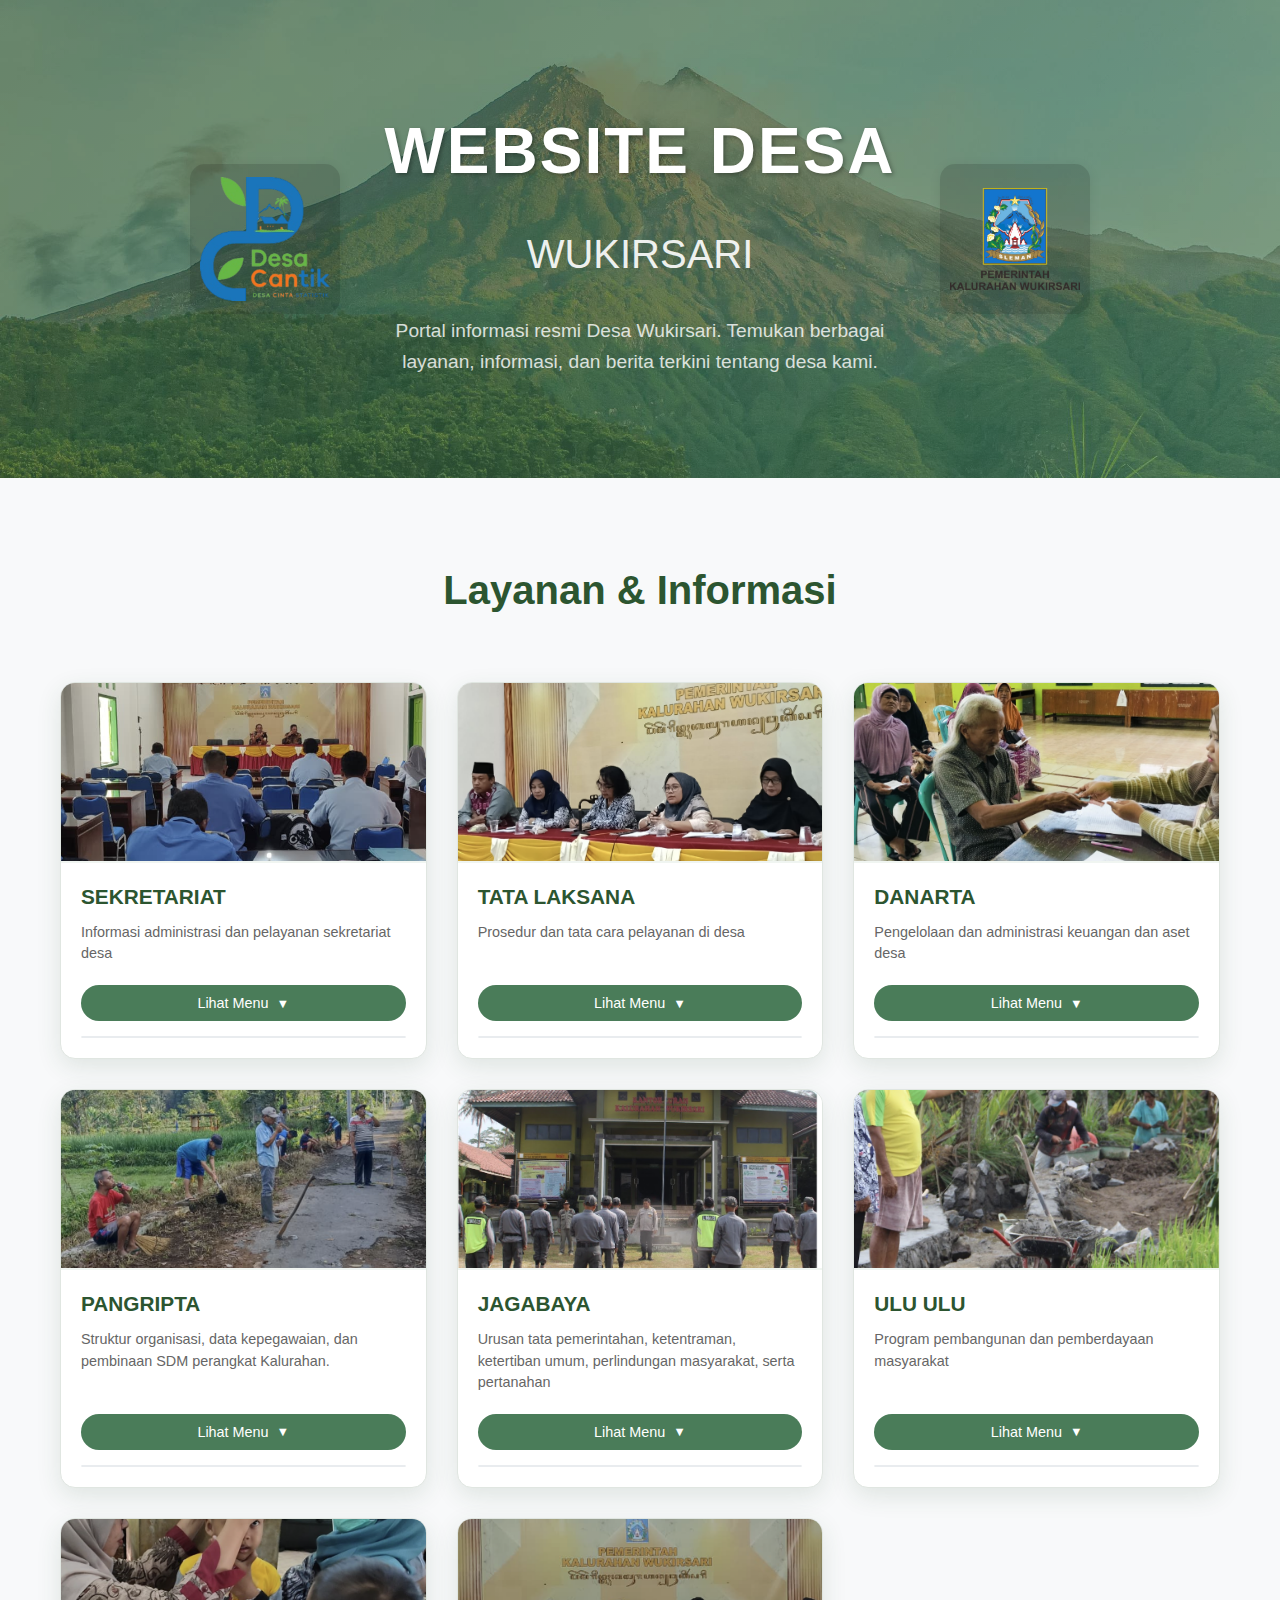
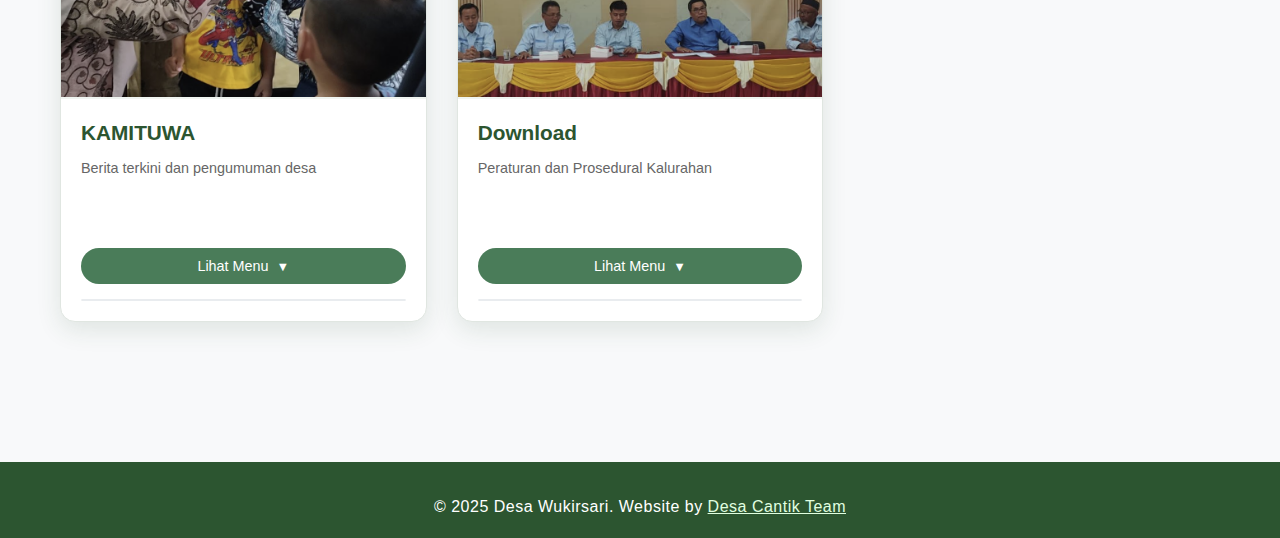
<file: index.html>
<!DOCTYPE html>
<html lang="id">

<head>
    <meta charset="UTF-8">
    <meta name="viewport" content="width=device-width, initial-scale=1.0">
    <title>Website Desa Wukirsari</title>
    <link rel="stylesheet" href="style.css">
</head>

<body>
    <!-- Hero Section -->
    <section class="hero">
        <div class="hero-content-flex">
            <img src="asset/Logo Desa Cantik.png" alt="Logo Desa Cantik" class="hero-logo hero-logo-left">
            <div class="hero-content-center">
                <h1>WEBSITE DESA</h1>
                <h2>WUKIRSARI</h2>
                <p>Portal informasi resmi Desa Wukirsari. Temukan berbagai layanan, informasi, dan berita terkini
                    tentang desa kami.</p>
            </div>
            <img src="asset/LOGO PEMKAL WUKIRSARI.png" alt="Logo Pemkal" class="hero-logo hero-logo-right">
        </div>
    </section>

    <!-- Menu Section -->
    <section class="menu-section">
        <div class="container">
            <h2 class="section-title">Layanan & Informasi</h2>
            <div class="menu-grid">
                <!-- Card 1: Sekretariat -->
                <div class="menu-card">
                    <img src="asset/sekretariat.png" alt="Sekretariat">
                    <div class="card-content">
                        <h3 class="card-title">SEKRETARIAT</h3>
                        <p class="card-description">Informasi administrasi dan pelayanan sekretariat desa</p>
                        <button class="dropdown-toggle" onclick="toggleDropdown(this)">
                            Lihat Menu
                            <span class="chevron">▼</span>
                        </button>
                        <div class="dropdown-content">
                            <div class="dropdown-item"><a
                                    href="https://docs.google.com/spreadsheets/d/1fgwTnO3BAc7NJZTLFUJb_rXPXZRZVTTYDv2-WA3r_K4/edit?gid=0#gid=0">Surat
                                    Masuk</a></div>
                            <div class="dropdown-item"><a
                                    href="https://docs.google.com/spreadsheets/d/1PyEK15hUXySAfg71lEdTLbX4X5UvHRTOkXIQv-jGl9Y/edit?gid=0#gid=0">Surat
                                    Keluar</a></div>
                            <div class="dropdown-item"><a
                                    href="https://docs.google.com/spreadsheets/d/1aEtD4f3aWmnArxQBlhTpR0NYYxrvkxw2rDhaX8uy2kc/edit?gid=0#gid=0">Undangan
                                    Masuk</a></div>
                            <div class="dropdown-item"><a
                                    href="https://docs.google.com/spreadsheets/d/1_l4veMaYIGuPvOvHMIKW8QPeI8cjqS2PwsRJ_-7VpBI/edit?gid=0#gid=0">Undangan
                                    Keluar</a></div>
                            <div class="dropdown-item"><a
                                    href="https://docs.google.com/spreadsheets/d/1pxaKMXOtvwTjAdqV3Y9_AuXcF095KBzXrhhAwX_VU4k/edit?gid=0#gid=0">Register
                                    Peraturan Kalurahan</a></div>
                            <div class="dropdown-item"><a
                                    href="https://docs.google.com/spreadsheets/d/1pOaSo2FLYuwA5mM3Q-6Nj-7ZguObH689JKO7MVS79GA/edit?gid=0#gid=0">Register
                                    peraturan Lurah</a></div>
                            <div class="dropdown-item"><a href="">Register Surat Keputusan Lurah</a></div>
                            <div class="dropdown-item"><a
                                    href="https://docs.google.com/spreadsheets/d/1zaJrObMkFFolptzeG_xakccwts03euFltP1SaTBCdcQ/edit?gid=0#gid=0">Register
                                    Lembaran berita Kalurahan</a></div>
                            <div class="dropdown-item"><a
                                    href="https://docs.google.com/spreadsheets/d/1w2PODlEfOBKJiItoo9ro_rqYZWSJ0xEEb3wwLGes45w/edit?gid=0#gid=0">Register
                                    Pengajuan SPP</a></div>
                        </div>
                    </div>
                </div>

                <!-- Card 2: Tata Laksana -->
                <div class="menu-card">
                    <img src="asset/tata laksana.png" alt="Tata Laksana">
                    <div class="card-content">
                        <h3 class="card-title">TATA LAKSANA</h3>
                        <p class="card-description">Prosedur dan tata cara pelayanan di desa</p>
                        <button class="dropdown-toggle" onclick="toggleDropdown(this)">
                            Lihat Menu
                            <span class="chevron">▼</span>
                        </button>
                        <div class="dropdown-content">
                            <div class="dropdown-item"><a href="">Register Pengajuan SPP</a></div>
                            <div class="dropdown-item"><a href="">Jumlah layanan</a></div>
                            <div class="dropdown-item"><a href="">Progres Layanan Adminduk</a></div>
                            <div class="dropdown-item"><a href="https://drive.google.com/file/d/1r66qRwn5jHppVvJcLZaeKnV--YOoJit6/view">AnalisisData Kependudukan</a></div>
                            <div class="dropdown-item"><a href="https://docs.google.com/spreadsheets/d/16wlgmE-P1wMRsHhqG2aFGKNcC6VB_CRV1kzpxxYsJCw/edit?gid=0#gid=0">Penggunaan Ruangan</a></div>
                        </div>
                    </div>
                </div>

                <!-- Card 3: Profil Desa -->
                <div class="menu-card">
                    <img src="asset/danarta.png" alt="Danarta">
                    <div class="card-content">
                        <h3 class="card-title">DANARTA</h3>
                        <p class="card-description">Pengelolaan dan administrasi keuangan dan aset desa</p>
                        <button class="dropdown-toggle" onclick="toggleDropdown(this)">
                            Lihat Menu
                            <span class="chevron">▼</span>
                        </button>
                        <div class="dropdown-content">
                            <div class="dropdown-item"><a href="">Register Pencairan SPP</a></div>
                        </div>
                    </div>
                </div>

                <!-- Card 4: Pemerintahan -->
                <div class="menu-card">
                    <img src="asset/pangripta.png" alt="Pangripta">
                    <div class="card-content">
                        <h3 class="card-title">PANGRIPTA</h3>
                        <p class="card-description">Struktur organisasi, data kepegawaian, dan pembinaan SDM perangkat Kalurahan.</p>
                        <button class="dropdown-toggle" onclick="toggleDropdown(this)">
                            Lihat Menu
                            <span class="chevron">▼</span>
                        </button>
                        <div class="dropdown-content">
                            <div class="dropdown-item"><a href="">RPJM</a></div>
                            <div class="dropdown-item"><a
                                    href="https://drive.google.com/file/d/1Om29jq43TdL_5dVssCE27NYkxBct-Rhq/view">Profil
                                    Kalurahan</a></div>
                            <div class="dropdown-item"><a
                                    href="https://drive.google.com/file/d/1zKQln1sTnIlplpRSos88Zb1K-0LPRG5S/view">Publikasi
                                    Potensi Kalurahan Wukirsari</a></div>
                        </div>
                    </div>
                </div>

                <!-- Card 5: Keuangan -->
                <div class="menu-card">
                    <img src="asset/jagabaya.png" alt="Jagabaya">
                    <div class="card-content">
                        <h3 class="card-title">JAGABAYA</h3>
                        <p class="card-description">Urusan tata pemerintahan, ketentraman, ketertiban umum, perlindungan masyarakat, serta pertanahan</p>
                        <button class="dropdown-toggle" onclick="toggleDropdown(this)">
                            Lihat Menu
                            <span class="chevron">▼</span>
                        </button>
                        <div class="dropdown-content">
                            <div class="dropdown-item"><a href="">jadwal patroli keamanan desa </a></div>
                            <div class="dropdown-item"><a href="">Laporan hasil patroli keamanan desa </a></div>
                        </div>
                    </div>
                </div>

                <!-- Card 6: Program -->
                <div class="menu-card">
                    <img src="asset/ulu ulu.png" alt="Ulu Ulu">
                    <div class="card-content">
                        <h3 class="card-title">ULU ULU</h3>
                        <p class="card-description">Program pembangunan dan pemberdayaan masyarakat</p>
                        <button class="dropdown-toggle" onclick="toggleDropdown(this)">
                            Lihat Menu
                            <span class="chevron">▼</span>
                        </button>
                        <div class="dropdown-content">
                            <div class="dropdown-item"><a href="">Laporan dan dokumentasi proyek pembangunan infrastruktur</a></div>
                        </div>
                    </div>
                </div>

                <!-- Card 7: Berita -->
                <div class="menu-card">
                    <img src="asset/kamituwa.png" alt="Kamituwa">
                    <div class="card-content">
                        <h3 class="card-title">KAMITUWA</h3>
                        <p class="card-description">Berita terkini dan pengumuman desa</p>
                        <button class="dropdown-toggle" onclick="toggleDropdown(this)">
                            Lihat Menu
                            <span class="chevron">▼</span>
                        </button>
                        <div class="dropdown-content">
                            <div class="dropdown-item"><a href="">Profil Kebudayaan</a></div>
                        </div>
                    </div>
                </div>

                <!-- Card 8: Download  -->
                <div class="menu-card">
                    <img src="asset/ppid.png" alt="PPID">
                    <div class="card-content">
                        <h3 class="card-title">Download</h3>
                        <p class="card-description">Peraturan dan Prosedural Kalurahan</p>
                        <button class="dropdown-toggle" onclick="toggleDropdown(this)">
                            Lihat Menu
                            <span class="chevron">▼</span>
                        </button>
                        <div class="dropdown-content">
                            <div class="dropdown-item">Standar Pelayanan</div>
                            <div class="dropdown-item">Standar Operasional Prosedur</div>
                            <div class="dropdown-item">Peraturan Kalurahan</div>
                            <div class="dropdown-item">Peraturan Lurah</div>
                            <div class="dropdown-item">Surat Keputusan</div>
                        </div>
                    </div>
                </div>

                <!-- Card 9: Kontak -->
                <div class="menu-card">
                    <img src="asset/ppid.png" alt="PPID">
                    <div class="card-content">
                        <h3 class="card-title">PPID (Pejabat Pengelola Informasi & Dokumentasi)</h3>
                        <p class="card-description">Layanan informasi publik, permintaan informasi, serta Dokumentasi</p>
                        <button class="dropdown-toggle" onclick="toggleDropdown(this)">
                            Lihat Menu
                            <span class="chevron">▼</span>
                        </button>
                        <div class="dropdown-content">
                            <div class="dropdown-item">Alamat Kantor</div>
                            <div class="dropdown-item">Nomor Telepon</div>
                            <div class="dropdown-item">Email Resmi</div>
                            <div class="dropdown-item">Media Sosial</div>
                        </div>
                    </div>
                </div>
            </div>
        </div>
    </section>

    <script>
        function toggleDropdown(button) {
            const dropdown = button.nextElementSibling;
            const chevron = button.querySelector('.chevron');
            const isActive = dropdown.classList.contains('active');

            // Close all other dropdowns
            document.querySelectorAll('.dropdown-content.active').forEach(dd => {
                if (dd !== dropdown) {
                    dd.classList.remove('active');
                }
            });

            document.querySelectorAll('.chevron.rotated').forEach(ch => {
                if (ch !== chevron) {
                    ch.classList.remove('rotated');
                }
            });

            // Toggle current dropdown
            if (!isActive) {
                dropdown.classList.add('active');
                chevron.classList.add('rotated');
            } else {
                dropdown.classList.remove('active');
                chevron.classList.remove('rotated');
            }
        }

        // Close dropdown when clicking outside
        document.addEventListener('click', function (event) {
            if (!event.target.closest('.menu-card')) {
                document.querySelectorAll('.dropdown-content.active').forEach(dd => {
                    dd.classList.remove('active');
                });
                document.querySelectorAll('.chevron.rotated').forEach(ch => {
                    ch.classList.remove('rotated');
                });
            }
        });

        // Add smooth scroll animation on page load
        window.addEventListener('load', function () {
            const cards = document.querySelectorAll('.menu-card');
            cards.forEach((card, index) => {
                card.style.opacity = '0';
                card.style.transform = 'translateY(30px)';
                setTimeout(() => {
                    card.style.transition = 'all 0.6s ease';
                    card.style.opacity = '1';
                    card.style.transform = 'translateY(0)';
                }, index * 100);
            });
        });
    </script>
    <footer class="footer">
        &copy; 2025 Desa Wukirsari. Website by <a href="https://github.com/" target="_blank" rel="noopener">Desa Cantik
            Team</a>
    </footer>
</body>

</html>
</file>
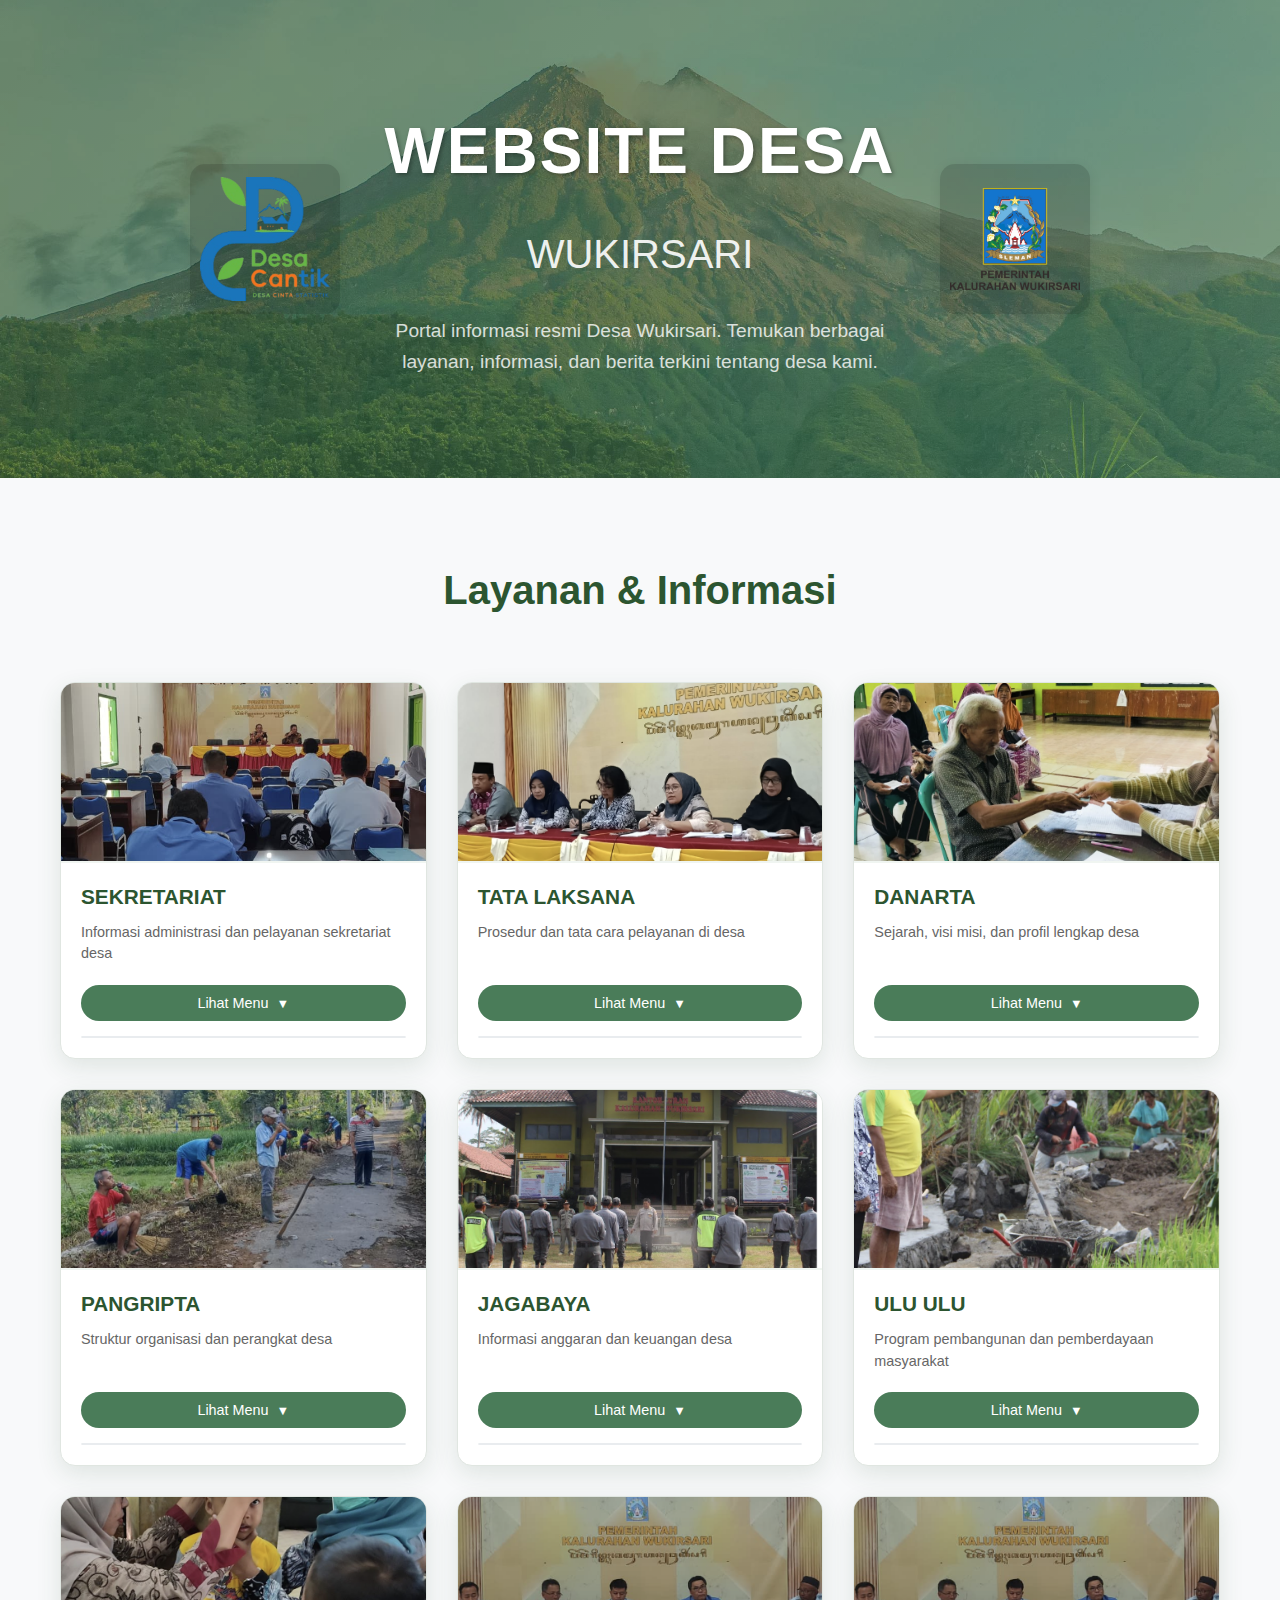
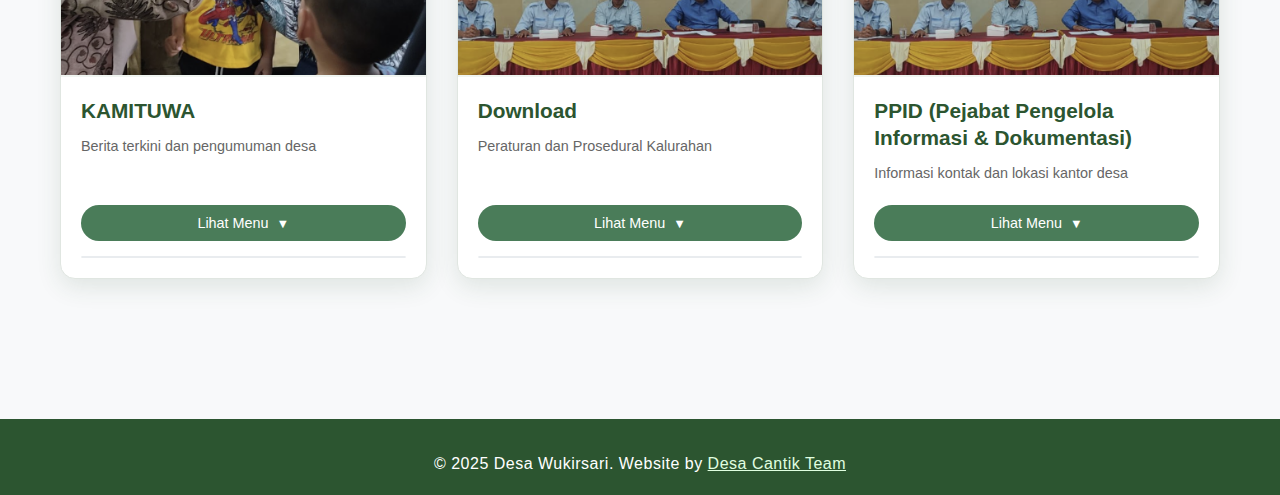
<file: desacantik.html>
<!DOCTYPE html>
<html lang="id">

<head>
    <meta charset="UTF-8">
    <meta name="viewport" content="width=device-width, initial-scale=1.0">
    <title>Website Desa Wukirsari</title>
    <link rel="stylesheet" href="style.css">
</head>

<body>
    <!-- Hero Section -->
    <section class="hero">
        <div class="hero-content-flex">
            <img src="asset/Logo Desa Cantik.png" alt="Logo Desa Cantik" class="hero-logo hero-logo-left">
            <div class="hero-content-center">
                <h1>WEBSITE DESA</h1>
                <h2>WUKIRSARI</h2>
                <p>Portal informasi resmi Desa Wukirsari. Temukan berbagai layanan, informasi, dan berita terkini
                    tentang desa kami.</p>
            </div>
            <img src="asset/LOGO PEMKAL WUKIRSARI.png" alt="Logo Pemkal" class="hero-logo hero-logo-right">
        </div>
    </section>

    <!-- Menu Section -->
    <section class="menu-section">
        <div class="container">
            <h2 class="section-title">Layanan & Informasi</h2>
            <div class="menu-grid">
                <!-- Card 1: Sekretariat -->
                <div class="menu-card">
                    <img src="asset/sekretariat.png" alt="Sekretariat">
                    <div class="card-content">
                        <h3 class="card-title">SEKRETARIAT</h3>
                        <p class="card-description">Informasi administrasi dan pelayanan sekretariat desa</p>
                        <button class="dropdown-toggle" onclick="toggleDropdown(this)">
                            Lihat Menu
                            <span class="chevron">▼</span>
                        </button>
                        <div class="dropdown-content">
                            <div class="dropdown-item"><a
                                    href="https://docs.google.com/spreadsheets/d/1fgwTnO3BAc7NJZTLFUJb_rXPXZRZVTTYDv2-WA3r_K4/edit?gid=0#gid=0">Surat
                                    Masuk</a></div>
                            <div class="dropdown-item"><a
                                    href="https://docs.google.com/spreadsheets/d/1PyEK15hUXySAfg71lEdTLbX4X5UvHRTOkXIQv-jGl9Y/edit?gid=0#gid=0">Surat
                                    Keluar</a></div>
                            <div class="dropdown-item"><a
                                    href="https://docs.google.com/spreadsheets/d/1aEtD4f3aWmnArxQBlhTpR0NYYxrvkxw2rDhaX8uy2kc/edit?gid=0#gid=0">Undangan
                                    Masuk</a></div>
                            <div class="dropdown-item"><a
                                    href="https://docs.google.com/spreadsheets/d/1_l4veMaYIGuPvOvHMIKW8QPeI8cjqS2PwsRJ_-7VpBI/edit?gid=0#gid=0">Undangan
                                    Keluar</a></div>
                            <div class="dropdown-item"><a
                                    href="https://docs.google.com/spreadsheets/d/1pxaKMXOtvwTjAdqV3Y9_AuXcF095KBzXrhhAwX_VU4k/edit?gid=0#gid=0">Register
                                    Peraturan Kalurahan</a></div>
                            <div class="dropdown-item"><a
                                    href="https://docs.google.com/spreadsheets/d/1pOaSo2FLYuwA5mM3Q-6Nj-7ZguObH689JKO7MVS79GA/edit?gid=0#gid=0">Register
                                    peraturan Lurah</a></div>
                            <div class="dropdown-item"><a href="">Register Surat Keputusan Lurah</a></div>
                            <div class="dropdown-item"><a
                                    href="https://docs.google.com/spreadsheets/d/1zaJrObMkFFolptzeG_xakccwts03euFltP1SaTBCdcQ/edit?gid=0#gid=0">Register
                                    Lembaran berita Kalurahan</a></div>
                            <div class="dropdown-item"><a
                                    href="https://docs.google.com/spreadsheets/d/1w2PODlEfOBKJiItoo9ro_rqYZWSJ0xEEb3wwLGes45w/edit?gid=0#gid=0">Register
                                    Pengajuan SPP</a></div>
                        </div>
                    </div>
                </div>

                <!-- Card 2: Tata Laksana -->
                <div class="menu-card">
                    <img src="asset/tata laksana.png" alt="Tata Laksana">
                    <div class="card-content">
                        <h3 class="card-title">TATA LAKSANA</h3>
                        <p class="card-description">Prosedur dan tata cara pelayanan di desa</p>
                        <button class="dropdown-toggle" onclick="toggleDropdown(this)">
                            Lihat Menu
                            <span class="chevron">▼</span>
                        </button>
                        <div class="dropdown-content">
                            <div class="dropdown-item"><a href="">Register Pengajuan SPP</a></div>
                            <div class="dropdown-item"><a href="">Jumlah layanan</a></div>
                            <div class="dropdown-item"><a href="">Progres Layanan Adminduk</a></div>
                            <div class="dropdown-item"><a href="https://drive.google.com/file/d/1r66qRwn5jHppVvJcLZaeKnV--YOoJit6/view">AnalisisData Kependudukan</a></div>
                            <div class="dropdown-item"><a href="https://docs.google.com/spreadsheets/d/16wlgmE-P1wMRsHhqG2aFGKNcC6VB_CRV1kzpxxYsJCw/edit?gid=0#gid=0">Penggunaan Ruangan</a></div>
                        </div>
                    </div>
                </div>

                <!-- Card 3: Profil Desa -->
                <div class="menu-card">
                    <img src="asset/danarta.png" alt="Danarta">
                    <div class="card-content">
                        <h3 class="card-title">DANARTA</h3>
                        <p class="card-description">Sejarah, visi misi, dan profil lengkap desa</p>
                        <button class="dropdown-toggle" onclick="toggleDropdown(this)">
                            Lihat Menu
                            <span class="chevron">▼</span>
                        </button>
                        <div class="dropdown-content">
                            <div class="dropdown-item"><a href="">Register Pencairan SPP</a></div>
                        </div>
                    </div>
                </div>

                <!-- Card 4: Pemerintahan -->
                <div class="menu-card">
                    <img src="asset/pangripta.png" alt="Pangripta">
                    <div class="card-content">
                        <h3 class="card-title">PANGRIPTA</h3>
                        <p class="card-description">Struktur organisasi dan perangkat desa</p>
                        <button class="dropdown-toggle" onclick="toggleDropdown(this)">
                            Lihat Menu
                            <span class="chevron">▼</span>
                        </button>
                        <div class="dropdown-content">
                            <div class="dropdown-item"><a href="">RPJM</a></div>
                            <div class="dropdown-item"><a
                                    href="https://drive.google.com/file/d/1Om29jq43TdL_5dVssCE27NYkxBct-Rhq/view">Profil
                                    Kalurahan</a></div>
                            <div class="dropdown-item"><a
                                    href="https://drive.google.com/file/d/1zKQln1sTnIlplpRSos88Zb1K-0LPRG5S/view">Publikasi
                                    Potensi Kalurahan Wukirsari</a></div>
                        </div>
                    </div>
                </div>

                <!-- Card 5: Keuangan -->
                <div class="menu-card">
                    <img src="asset/jagabaya.png" alt="Jagabaya">
                    <div class="card-content">
                        <h3 class="card-title">JAGABAYA</h3>
                        <p class="card-description">Informasi anggaran dan keuangan desa</p>
                        <button class="dropdown-toggle" onclick="toggleDropdown(this)">
                            Lihat Menu
                            <span class="chevron">▼</span>
                        </button>
                        <div class="dropdown-content">
                            <div class="dropdown-item"><a href="">Register Pengajuan SPP</a></div>
                        </div>
                    </div>
                </div>

                <!-- Card 6: Program -->
                <div class="menu-card">
                    <img src="asset/ulu ulu.png" alt="Ulu Ulu">
                    <div class="card-content">
                        <h3 class="card-title">ULU ULU</h3>
                        <p class="card-description">Program pembangunan dan pemberdayaan masyarakat</p>
                        <button class="dropdown-toggle" onclick="toggleDropdown(this)">
                            Lihat Menu
                            <span class="chevron">▼</span>
                        </button>
                        <div class="dropdown-content">
                            <div class="dropdown-item"><a href="">Register Pengajuan SPP</a></div>
                        </div>
                    </div>
                </div>

                <!-- Card 7: Berita -->
                <div class="menu-card">
                    <img src="asset/kamituwa.png" alt="Kamituwa">
                    <div class="card-content">
                        <h3 class="card-title">KAMITUWA</h3>
                        <p class="card-description">Berita terkini dan pengumuman desa</p>
                        <button class="dropdown-toggle" onclick="toggleDropdown(this)">
                            Lihat Menu
                            <span class="chevron">▼</span>
                        </button>
                        <div class="dropdown-content">
                            <div class="dropdown-item"><a href="">Profil Kebudayaan</a></div>
                            <div class="dropdown-item"><a href="">Daftar</a></div>
                        </div>
                    </div>
                </div>

                <!-- Card 8: Download  -->
                <div class="menu-card">
                    <img src="asset/ppid.png" alt="PPID">
                    <div class="card-content">
                        <h3 class="card-title">Download</h3>
                        <p class="card-description">Peraturan dan Prosedural Kalurahan</p>
                        <button class="dropdown-toggle" onclick="toggleDropdown(this)">
                            Lihat Menu
                            <span class="chevron">▼</span>
                        </button>
                        <div class="dropdown-content">
                            <div class="dropdown-item">Standar Pelayanan</div>
                            <div class="dropdown-item">Standar Operasional Prosedur</div>
                            <div class="dropdown-item">Peraturan Kalurahan</div>
                            <div class="dropdown-item">Peraturan Lurah</div>
                            <div class="dropdown-item">Surat Keputusan</div>
                        </div>
                    </div>
                </div>

                <!-- Card 9: Kontak -->
                <div class="menu-card">
                    <img src="asset/ppid.png" alt="PPID">
                    <div class="card-content">
                        <h3 class="card-title">PPID (Pejabat Pengelola Informasi & Dokumentasi)</h3>
                        <p class="card-description">Informasi kontak dan lokasi kantor desa</p>
                        <button class="dropdown-toggle" onclick="toggleDropdown(this)">
                            Lihat Menu
                            <span class="chevron">▼</span>
                        </button>
                        <div class="dropdown-content">
                            <div class="dropdown-item">Alamat Kantor</div>
                            <div class="dropdown-item">Nomor Telepon</div>
                            <div class="dropdown-item">Email Resmi</div>
                            <div class="dropdown-item">Media Sosial</div>
                        </div>
                    </div>
                </div>
            </div>
        </div>
    </section>

    <script>
        function toggleDropdown(button) {
            const dropdown = button.nextElementSibling;
            const chevron = button.querySelector('.chevron');
            const isActive = dropdown.classList.contains('active');

            // Close all other dropdowns
            document.querySelectorAll('.dropdown-content.active').forEach(dd => {
                if (dd !== dropdown) {
                    dd.classList.remove('active');
                }
            });

            document.querySelectorAll('.chevron.rotated').forEach(ch => {
                if (ch !== chevron) {
                    ch.classList.remove('rotated');
                }
            });

            // Toggle current dropdown
            if (!isActive) {
                dropdown.classList.add('active');
                chevron.classList.add('rotated');
            } else {
                dropdown.classList.remove('active');
                chevron.classList.remove('rotated');
            }
        }

        // Close dropdown when clicking outside
        document.addEventListener('click', function (event) {
            if (!event.target.closest('.menu-card')) {
                document.querySelectorAll('.dropdown-content.active').forEach(dd => {
                    dd.classList.remove('active');
                });
                document.querySelectorAll('.chevron.rotated').forEach(ch => {
                    ch.classList.remove('rotated');
                });
            }
        });

        // Add smooth scroll animation on page load
        window.addEventListener('load', function () {
            const cards = document.querySelectorAll('.menu-card');
            cards.forEach((card, index) => {
                card.style.opacity = '0';
                card.style.transform = 'translateY(30px)';
                setTimeout(() => {
                    card.style.transition = 'all 0.6s ease';
                    card.style.opacity = '1';
                    card.style.transform = 'translateY(0)';
                }, index * 100);
            });
        });
    </script>
    <footer class="footer">
        &copy; 2025 Desa Wukirsari. Website by <a href="https://github.com/" target="_blank" rel="noopener">Desa Cantik
            Team</a>
    </footer>
</body>

</html>
</file>
<file: style.css>
* {
            margin: 0;
            padding: 0;
            box-sizing: border-box;
        }

        body {
            font-family: 'Arial', sans-serif;
            line-height: 1.6;
            color: #333;
            background-color: #f8f9fa;
        }


/* Hero Section */
.hero {
    background: linear-gradient(135deg, #2c5530 0%, #4a7c59 100%);
    color: white;
    text-align: center;
    padding: 100px 20px;
    position: relative;
    overflow: hidden;
}

.hero::before {
    content: '';
    position: absolute;
    top: 0;
    left: 0;
    right: 0;
    bottom: 0;
    background-image: url(asset/merapi.jpg);
    background-size: cover;
    background-position: center;
    opacity: 0.3;
    z-index: 1;
}

.hero-content-flex, .hero-content {
    position: relative;
    z-index: 2;
}

 /* Hero Section Flex and Logo */
.hero-content-flex {
    display: flex;
    align-items: center;
    justify-content: center;
    gap: 32px;
    max-width: 900px;
    margin: 0 auto;
    position: relative;
}

.hero-logo {
    width: 150px;
    height: 150px;
    object-fit: contain;
    background: rgba(0, 0, 0, 0.15);
    border-radius: 10%;
    box-shadow: 0 2px 12px rgba(0, 0, 0, 0.08);
    padding: 10px;
}

.hero-content-center {
    flex: 1 1 auto;
    text-align: center;
}

@media (max-width: 600px) {
    .hero-content-flex {
        flex-direction: column;
        gap: 16px;
    }
    .hero-logo {
        width: 70px;
        height: 70px;
    }
}

/* Footer */
.footer {
    background: #2c5530;
    color: #fff;
    text-align: center;
    padding: 32px 10px 18px 10px;
    font-size: 1rem;
    letter-spacing: 0.5px;
    margin-top: 60px;
}

.footer a {
    color: #e0ffe0;
    text-decoration: underline;
    transition: color 0.2s;
}
.footer a:hover {
    color: #b2f2b2;
}

        .hero h1 {
            font-size: 4rem;
            font-weight: bold;
            margin-bottom: 20px;
            text-shadow: 2px 2px 4px rgba(0, 0, 0, 0.3);
            letter-spacing: 2px;
        }

        .hero h2 {
            font-size: 2.5rem;
            font-weight: 300;
            margin-bottom: 30px;
            opacity: 0.9;
        }

        .hero p {
            font-size: 1.2rem;
            opacity: 0.8;
            max-width: 600px;
            margin: 0 auto;
        }

        /* Menu Cards Section */
        .menu-section {
            padding: 80px 0;
            min-height: 100vh;
        }

        .container {
            max-width: 1200px;
            margin: 0 auto;
            padding: 0 20px;
        }

        .section-title {
            text-align: center;
            font-size: 2.5rem;
            color: #2c5530;
            margin-bottom: 60px;
            font-weight: bold;
        }

        .menu-grid {
            display: grid;
            grid-template-columns: repeat(auto-fit, minmax(280px, 1fr));
            gap: 30px;
            align-items: stretch;
        }

        .menu-card {
            background: #fff;
            border-radius: 15px;
            box-shadow: 0 8px 24px rgba(44, 85, 48, 0.12);
            border: 1px solid #e0e6e1;
            overflow: hidden;
            transition: all 0.3s cubic-bezier(.4, 2, .6, 1);
            position: relative;
            display: flex;
            flex-direction: column;
            height: 100%;
            margin: 0;
        }

        .menu-card:hover {
            transform: translateY(-8px);
            box-shadow: 0 16px 40px rgba(44, 85, 48, 0.18);
            border-color: #c4d5c9;
        }

        .menu-card img {
            width: 100%;
            height: 180px;
            object-fit: cover;
            transition: transform 0.3s ease;
            flex-shrink: 0;
            border-bottom: 2px solid #f0f5f1;
        }

        .menu-card:hover img {
            transform: scale(1.05);
        }

        .card-content {
            padding: 20px;
            flex: 1 1 auto;
            display: flex;
            flex-direction: column;
            justify-content: space-between;
        }

        .card-title {
            font-size: 1.3rem;
            font-weight: bold;
            color: #2c5530;
            margin-bottom: 12px;
            line-height: 1.3;
        }

        .card-description {
            color: #666;
            font-size: 0.9rem;
            margin-bottom: 20px;
            line-height: 1.5;
        }

        .dropdown-toggle {
            background: #4a7c59;
            color: white;
            border: none;
            padding: 10px 20px;
            border-radius: 25px;
            cursor: pointer;
            font-size: 0.9rem;
            transition: all 0.3s ease;
            display: flex;
            align-items: center;
            justify-content: center;
            gap: 8px;
            width: 100%;
            margin-top: auto;
        }

        .dropdown-toggle:hover {
            background: #3a6a49;
            transform: translateY(-2px);
        }

        .dropdown-content {
            max-height: 0;
            overflow: hidden;
            transition: max-height 0.3s ease;
            background: #f8faf9;
            margin-top: 15px;
            border-radius: 8px;
            border: 1px solid #e9ecef;
        }

        .dropdown-content.active {
            max-height: 300px;
            padding: 15px;
            overflow-y: auto;
        }

        .dropdown-item {
            padding: 10px 12px;
            border-bottom: 1px solid #e9ecef;
            color: #555;
            font-size: 0.9rem;
            transition: all 0.2s ease;
        }

        .dropdown-item:hover {
            background-color: #edf5f0;
            color: #2c5530;
            padding-left: 16px;
        }

        .dropdown-item:last-child {
            border-bottom: none;
        }

        .dropdown-item a {
            color: inherit;
            text-decoration: none;
            display: block;
            width: 100%;
            height: 100%;
        }

        /* Responsive */
        @media (max-width: 768px) {
            .hero h1 {
                font-size: 2.5rem;
            }

            .hero h2 {
                font-size: 1.8rem;
            }

            .menu-grid {
                grid-template-columns: 1fr;
                gap: 25px;
            }

            .menu-card {
                margin: 0;
            }

            .section-title {
                font-size: 2rem;
            }
        }

        .chevron {
            transition: transform 0.3s ease;
            font-size: 0.8rem;
        }

        .chevron.rotated {
            transform: rotate(180deg);
        }
</file>
